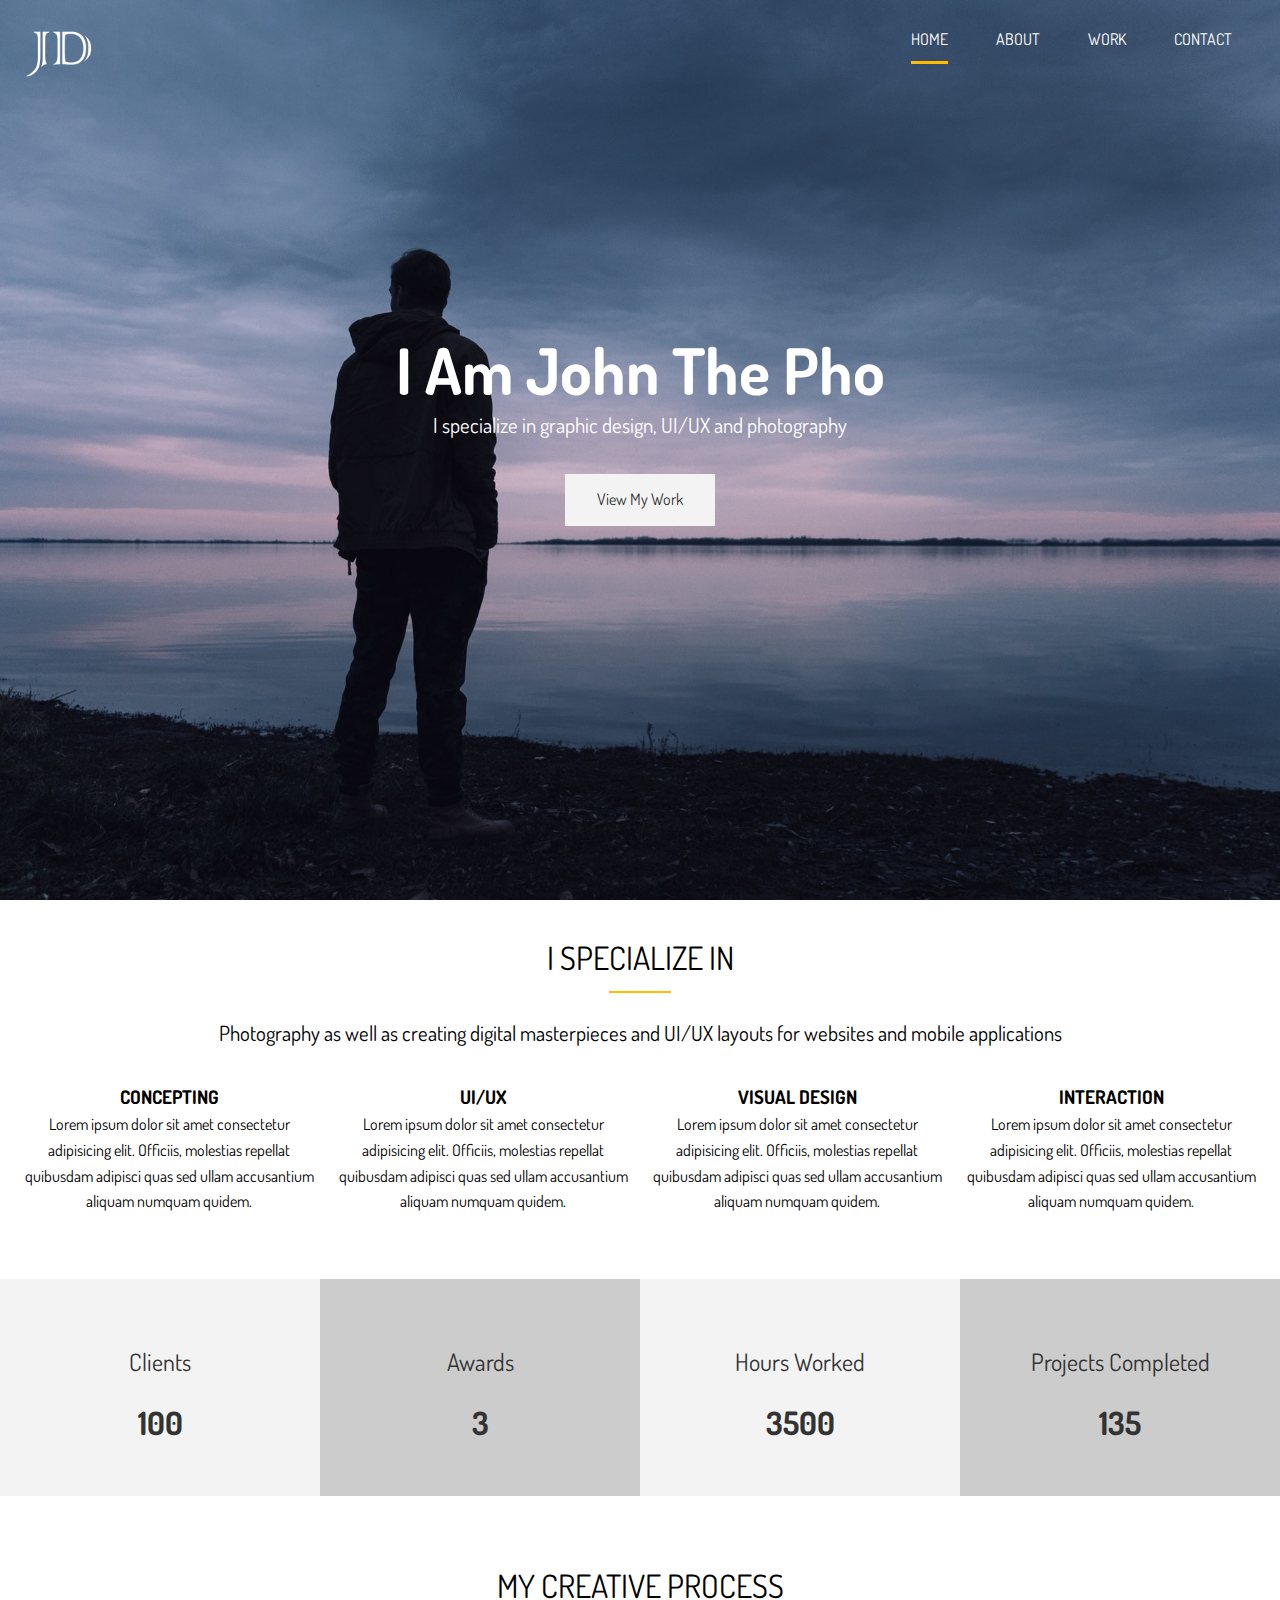
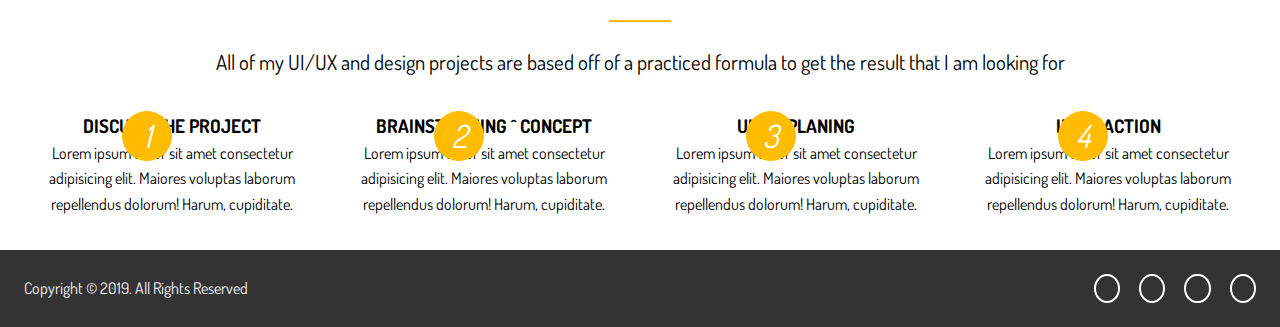
<file: index.html>
<!doctype html>
<html lang="en">
<head>
    <meta charset="UTF-8">
    <meta name="viewport" content="width=device-width, user-scalable=no, initial-scale=1.0, maximum-scale=1.0, minimum-scale=1.0">
    <meta http-equiv="X-UA-Compatible" content="ie=edge">
    <link rel="stylesheet" href="https://use.fontawesome.com/releases/v5.7.2/css/all.css" integrity="sha384-fnmOCqbTlWIlj8LyTjo7mOUStjsKC4pOpQbqyi7RrhN7udi9RwhKkMHpvLbHG9Sr" crossorigin="anonymous"/>
    <link href="https://fonts.googleapis.com/css?family=Dosis" rel="stylesheet"/>
    <link rel="stylesheet" href="css/main.css" />
    <title>Mi portfolio</title>
</head>
<body>
    <header id="header-home">
        <div class="container">
            <nav id="main-nav">
                <img src="img/logo.png" alt="#" class="logo">
                <ul>
                    <li><a href="index.html" class="current">Home</a></li>
                    <li><a href="about.html">About</a></li>
                    <li><a href="work.html">Work</a></li>
                    <li><a href="contact.html">Contact</a></li>
                </ul>
            </nav>
            <div class="header-content">
                <h1>I Am John The <span class="txt-type" data-wait="3000" data-words='["Photographer", "Designer", "UI/UX Dev"]'></span></h1>
                <p class="lead">
                    I specialize in graphic design, UI/UX and photography
                </p>
                <a href="work.html" class="btn-light">View My Work</a>
            </div>
        </div>
    </header>

    <section id="home-a" class="text-center py-2">
        <div class="container">
            <h2 class="section-title">I Specialize In</h2>
            <div class="bottom-line"></div>
            <p class="lead">
                Photography as well as creating digital masterpieces and UI/UX layouts for websites and mobile applications
            </p>
            <div class="specials">
                <div>
                    <i class="fas fa-file-alt fa-2x"></i>
                    <h3>Concepting</h3>
                    <p>
                        Lorem ipsum dolor sit amet consectetur adipisicing elit. Officiis, molestias repellat quibusdam adipisci quas sed ullam accusantium aliquam numquam quidem.
                    </p>
                </div>

                <div>
                    <i class="fas fa-desktop fa-2x"></i>
                    <h3>UI/UX</h3>
                    <p>
                        Lorem ipsum dolor sit amet consectetur adipisicing elit. Officiis, molestias repellat quibusdam adipisci quas sed ullam accusantium aliquam numquam quidem.
                    </p>
                </div>

                <div>
                    <i class="fas fa-object-ungroup fa-2x"></i>
                    <h3>Visual Design</h3>
                    <p>
                        Lorem ipsum dolor sit amet consectetur adipisicing elit. Officiis, molestias repellat quibusdam adipisci quas sed ullam accusantium aliquam numquam quidem.
                    </p>
                </div>

                <div>
                    <i class="fas fa-thumbs-up fa-2x"></i>
                    <h3>Interaction</h3>
                    <p>
                        Lorem ipsum dolor sit amet consectetur adipisicing elit. Officiis, molestias repellat quibusdam adipisci quas sed ullam accusantium aliquam numquam quidem.
                    </p>
                </div>
            </div>
        </div>
    </section>

    <section id="home-b" class="text-center py-2">
        <div class="stats">
            <div class="bg-light">
                <ul>
                    <li><i class="fas fa-users fa-3x"></i></li>
                    <li class="stats-title">Clients</li>
                    <li class="stats-score">100</li>
                </ul>
            </div>

            <div class="bg-medium">
                <ul>
                    <li><i class="fas fa-award fa-3x"></i></li>
                    <li class="stats-title">Awards</li>
                    <li class="stats-score">3</li>
                </ul>
            </div>

            <div class="bg-light">
                <ul>
                    <li><i class="fas fa-hourglass-start fa-3x"></i></li>
                    <li class="stats-title">Hours Worked</li>
                    <li class="stats-score">3500</li>
                </ul>
            </div>

            <div class="bg-medium">
                <ul>
                    <li><i class="fas fa-code-branch fa-3x"></i></li>
                    <li class="stats-title">Projects Completed</li>
                    <li class="stats-score">135</li>
                </ul>
            </div>
        </div>
    </section>

    <section id="home-c" class="text-center py-2">
        <div class="container">
            <h2 class="section-title text-center">My Creative Process</h2>
            <div class="bottom-line text-center"></div>
            <p class="lead text-center">
                All of my UI/UX and design projects are based off of a practiced formula to get the result that I am looking for
            </p>
            <div class="process">
                <div>
                    <i class="fas fa-file-alt fa-4x process-icon my-2">
                        <div class="process-step">1</div>
                    </i>
                    <h3>Discuss The Project</h3>
                    <p>
                        Lorem ipsum dolor sit amet consectetur adipisicing elit. Maiores voluptas laborum repellendus dolorum! Harum, cupiditate.
                    </p>
                </div>

                <div>
                    <i class="fas fa-desktop fa-4x process-icon my-2">
                        <div class="process-step">2</div>
                    </i>
                    <h3>Brainstorming ^ Concept</h3>
                    <p>
                        Lorem ipsum dolor sit amet consectetur adipisicing elit. Maiores voluptas laborum repellendus dolorum! Harum, cupiditate.
                    </p>
                </div>

                <div>
                    <i class="fas fa-object-ungroup fa-4x process-icon my-2" >
                        <div class="process-step">3</div>
                    </i>
                    <h3>UI/UX planing</h3>
                    <p>
                        Lorem ipsum dolor sit amet consectetur adipisicing elit. Maiores voluptas laborum repellendus dolorum! Harum, cupiditate.
                    </p>
                </div>

                <div>
                    <i class="fas fa-thumbs-up fa-4x process-icon my-2">
                        <div class="process-step">4</div>
                    </i>
                    <h3>Interaction</h3>
                    <p>
                        Lorem ipsum dolor sit amet consectetur adipisicing elit. Maiores voluptas laborum repellendus dolorum! Harum, cupiditate.
                    </p>
                </div>
            </div>
        </div>
    </section>

    <footer id="footer" class="bg-dark py-1">
        <div class="container">
            <div class="footer-content">
                <p>Copyright © 2019. All Rights Reserved</p>
                <div class="social">
                    <a href="#"><i class="fab fa-twitter"></i></a>
                    <a href="#"><i class="fab fa-facebook"></i></a>
                    <a href="#"><i class="fab fa-instagram"></i></a>
                    <a href="#"><i class="fab fa-linkedin"></i></a>
                </div>
            </div>
        </div>
    </footer>

    <script src="js/typewriter.js"></script>
</body>
</html>
</file>
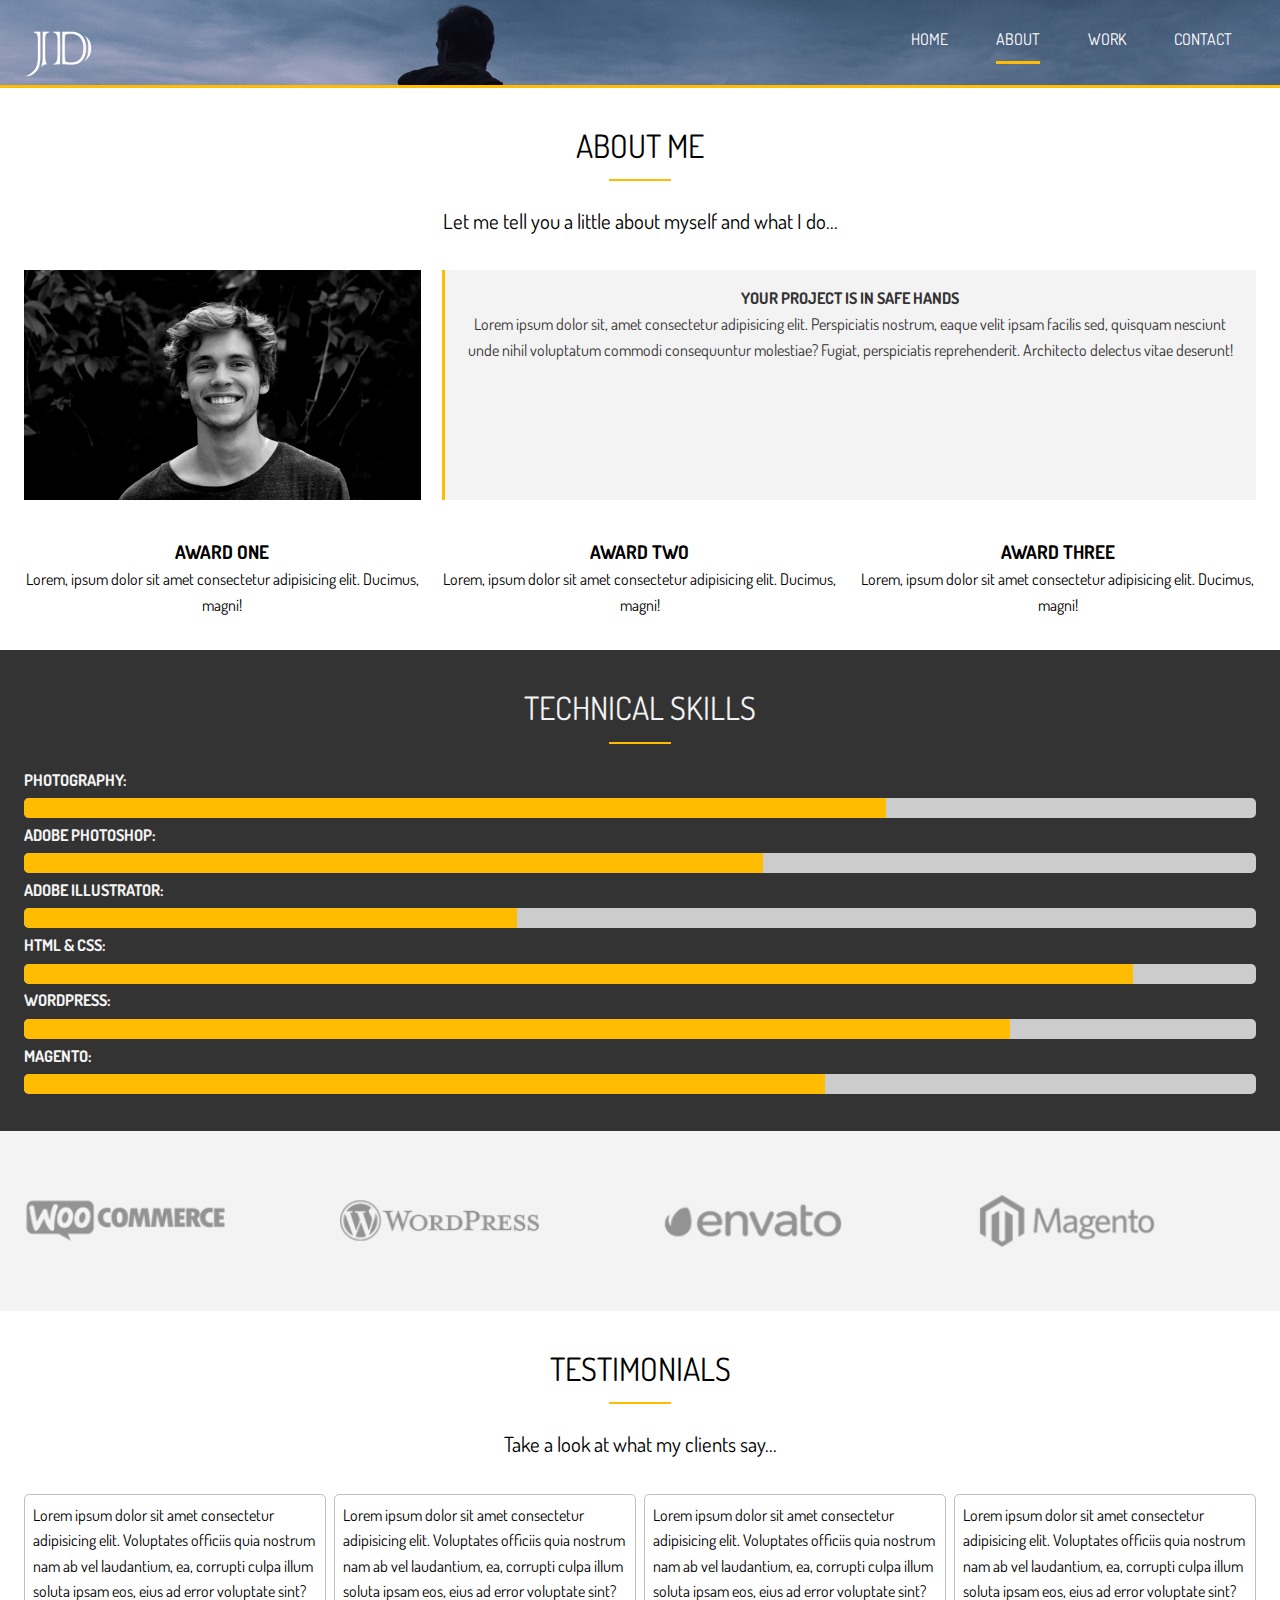
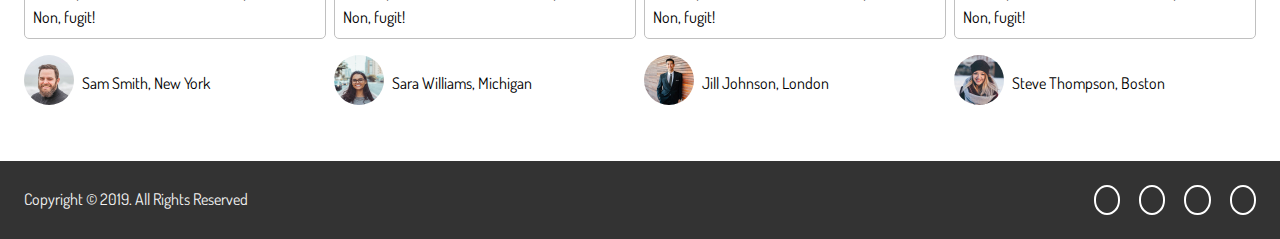
<file: about.html>
<!doctype html>
<html lang="en">
<head>
    <meta charset="UTF-8">
    <meta name="viewport" content="width=device-width, user-scalable=no, initial-scale=1.0, maximum-scale=1.0, minimum-scale=1.0">
    <meta http-equiv="X-UA-Compatible" content="ie=edge">
    <link rel="stylesheet" href="https://use.fontawesome.com/releases/v5.7.2/css/all.css" integrity="sha384-fnmOCqbTlWIlj8LyTjo7mOUStjsKC4pOpQbqyi7RrhN7udi9RwhKkMHpvLbHG9Sr" crossorigin="anonymous"/>
    <link href="https://fonts.googleapis.com/css?family=Dosis" rel="stylesheet"/>
    <link rel="stylesheet" href="css/main.css" />
    <title>Mi portfolio</title>
</head>
<body>
    <header id="header-inner">
        <div class="container">
            <nav id="main-nav">
                <img src="img/logo.png" alt="#" class="logo">
                <ul>
                    <li><a href="index.html">Home</a></li>
                    <li><a href="about.html" class="current">About</a></li>
                    <li><a href="work.html">Work</a></li>
                    <li><a href="contact.html">Contact</a></li>
                </ul>
            </nav>
        </div>
    </header>

    <section id="about-a" class="text-center py-2">
        <div class="container">
            <h2 class="section-title">About Me</h2>
            <div class="bottom-line"></div>
            <p class="lead">
                Let me tell you a little about myself and what I do...
            </p>
            <div class="about-info">
                <img src="img/about.jpg" alt="me" class="bio-img">

                <div class="bio bg-light">
                    <h4>YOUR PROJECT IS IN SAFE HANDS</h4>
                    <p>
                        Lorem ipsum dolor sit, amet consectetur adipisicing elit. Perspiciatis nostrum, eaque velit ipsam facilis sed, quisquam nesciunt unde nihil voluptatum commodi consequuntur molestiae? Fugiat, perspiciatis reprehenderit. Architecto delectus vitae deserunt!
                    </p>
                </div>

                <div class="award-1">
                    <i class="fas fa-award fa-3x"></i>
                    <h3>AWARD ONE</h3>
                    <p>
                        Lorem, ipsum dolor sit amet consectetur adipisicing elit. Ducimus, magni!
                    </p>
                </div>

                <div class="award-2">
                    <i class="fas fa-award fa-3x"></i>
                    <h3>AWARD Two</h3>
                    <p>
                        Lorem, ipsum dolor sit amet consectetur adipisicing elit. Ducimus, magni!
                    </p>
                </div>

                <div class="award-3">
                    <i class="fas fa-award fa-3x"></i>
                    <h3>AWARD Three</h3>
                    <p>
                        Lorem, ipsum dolor sit amet consectetur adipisicing elit. Ducimus, magni!
                    </p>
                </div>
            </div>
        </div>
    </section>

    <section id="about-b" class="bg-dark py-2">
        <div class="container">
            <h2 class="text-center section-title">Technical skills</h2>
            <div class="bottom-line"></div>
            <div class="skills">
                <div>
                    <h4>PHOTOGRAPHY:</h4>
                    <div class="progress">
                        <div style="width: 70%"></div>
                    </div>
                </div>

                <div>
                    <h4>ADOBE PHOTOSHOP:</h4>
                    <div class="progress">
                        <div style="width: 60%"></div>
                    </div>
                </div>

                <div>
                    <h4>ADOBE ILLUSTRATOR:</h4>
                    <div class="progress">
                        <div style="width: 40%"></div>
                    </div>
                </div>

                <div>
                    <h4>HTML & CSS:</h4>
                    <div class="progress">
                        <div style="width: 90%"></div>
                    </div>
                </div>

                <div>
                    <h4>WORDPRESS:</h4>
                    <div class="progress">
                        <div style="width: 80%"></div>
                    </div>
                </div>

                <div>
                    <h4>MAGENTO:</h4>
                    <div class="progress">
                        <div style="width: 65%"></div>
                    </div>
                </div>
            </div>
        </div>
    </section>

    <section id="about-c" class="bg-light py-4">
        <div class="container">
            <div class="about-logos">
                <img src="img/about-logos/logo-woocommerce.png" alt="#">
                <img src="img/about-logos/logo-wordpress.png" alt="#">
                <img src="img/about-logos/logo-envato.png" alt="#">
                <img src="img/about-logos/logo-magento.png" alt="#">
            </div>
        </div>
    </section>

    <section id="about-d" class="py-2">
        <div class="container">
            <h2 class="section-title text-center">TESTIMONIALS</h2>
            <div class="bottom-line text-center"></div>
            <p class="lead text-center">
                Take a look at what my clients say...
            </p>

            <div class="testimonials">
                <div>
                    <p>
                        Lorem ipsum dolor sit amet consectetur adipisicing elit. Voluptates officiis quia nostrum nam ab vel laudantium, ea, corrupti culpa illum soluta ipsam eos, eius ad error voluptate sint? Non, fugit!
                    </p>

                    <ul>
                        <li><img src="img/testimonials/person1.jpg" alt="person1"></li>
                        <li>Sam Smith, New York</li>
                    </ul>
                </div>

                <div>
                    <p>
                        Lorem ipsum dolor sit amet consectetur adipisicing elit. Voluptates officiis quia nostrum nam ab vel laudantium, ea, corrupti culpa illum soluta ipsam eos, eius ad error voluptate sint? Non, fugit!
                    </p>

                    <ul>
                        <li><img src="img/testimonials/person2.jpg" alt="person2"></li>
                        <li>Sara Williams, Michigan</li>
                    </ul>
                </div>

                <div>
                    <p>
                        Lorem ipsum dolor sit amet consectetur adipisicing elit. Voluptates officiis quia nostrum nam ab vel laudantium, ea, corrupti culpa illum soluta ipsam eos, eius ad error voluptate sint? Non, fugit!
                    </p>

                    <ul>
                        <li><img src="img/testimonials/person3.jpg" alt="person3"></li>
                        <li>Jill Johnson, London</li>
                    </ul>
                </div>

                <div>
                    <p>
                        Lorem ipsum dolor sit amet consectetur adipisicing elit. Voluptates officiis quia nostrum nam ab vel laudantium, ea, corrupti culpa illum soluta ipsam eos, eius ad error voluptate sint? Non, fugit!
                    </p>

                    <ul>
                        <li><img src="img/testimonials/person4.jpg" alt="person4"></li>
                        <li>Steve Thompson, Boston</li>
                    </ul>
                </div>
            </div>
        </div>
    </section>

    <footer id="footer" class="bg-dark py-1">
        <div class="container">
            <div class="footer-content">
                <p>Copyright © 2019. All Rights Reserved</p>
                <div class="social">
                    <a href="#"><i class="fab fa-twitter"></i></a>
                    <a href="#"><i class="fab fa-facebook"></i></a>
                    <a href="#"><i class="fab fa-instagram"></i></a>
                    <a href="#"><i class="fab fa-linkedin"></i></a>
                </div>
            </div>
        </div>
    </footer>
</body>
</html>
</file>
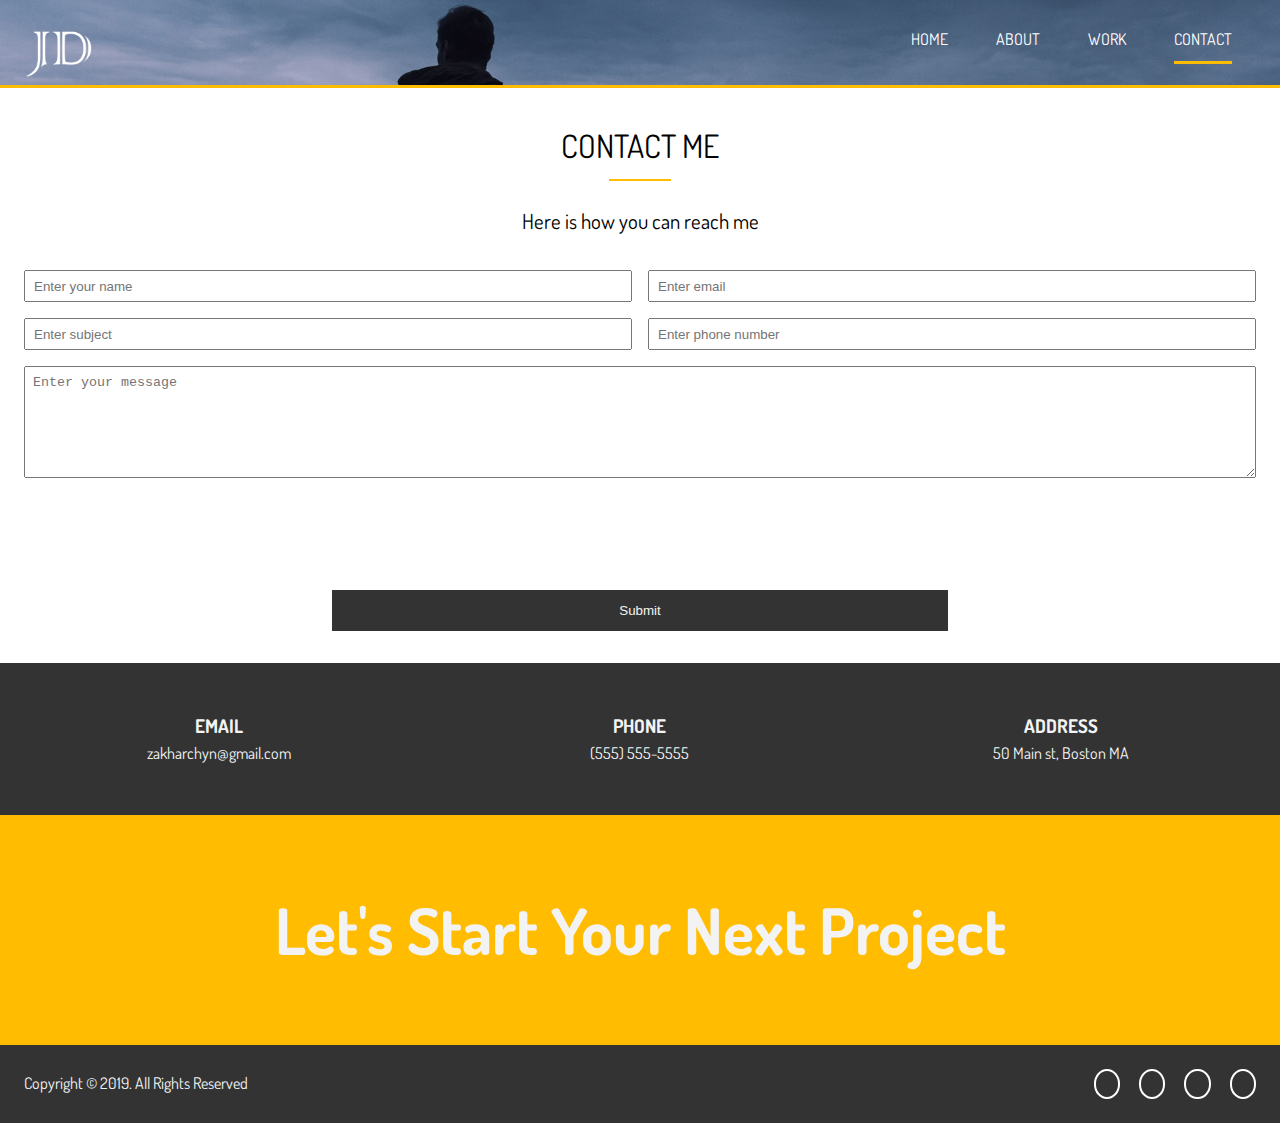
<file: contact.html>
<!doctype html>
<html lang="en">
<head>
    <meta charset="UTF-8">
    <meta name="viewport" content="width=device-width, user-scalable=no, initial-scale=1.0, maximum-scale=1.0, minimum-scale=1.0">
    <meta http-equiv="X-UA-Compatible" content="ie=edge">
    <link rel="stylesheet" href="https://use.fontawesome.com/releases/v5.7.2/css/all.css" integrity="sha384-fnmOCqbTlWIlj8LyTjo7mOUStjsKC4pOpQbqyi7RrhN7udi9RwhKkMHpvLbHG9Sr" crossorigin="anonymous"/>
    <link href="https://fonts.googleapis.com/css?family=Dosis" rel="stylesheet"/>
    <link rel="stylesheet" href="css/main.css" />
    <title>Mi portfolio</title>
</head>
<body>
    <header id="header-inner">
        <div class="container">
            <nav id="main-nav">
                <img src="img/logo.png" alt="#" class="logo">
                <ul>
                    <li><a href="index.html">Home</a></li>
                    <li><a href="about.html">About</a></li>
                    <li><a href="work.html">Work</a></li>
                    <li><a href="contact.html" class="current">Contact</a></li>
                </ul>
            </nav>
        </div>
    </header>

    <section id="contact-a" class="text-center py-2">
        <div class="container">
            <h2 class="section-title">Contact Me</h2>
            <div class="bottom-line"></div>
            <p class="lead">
                Here is how you can reach me
            </p>
            <form>
                <div class="contact-fields">
                    <input type="name" name="name" id="name" class="text-input name-input" placeholder="Enter your name">
                    <input type="email" name="email" id="email" class="text-input email-input" placeholder="Enter email">
                    <input type="text" name="subject" id="subject" class="text-input subject-input" placeholder="Enter subject">
                    <input type="phone" name="phone" id="phone" class="text-input phone-input" placeholder="Enter phone number">
                    <textarea name="messaeg" id="message" class="text-input message-input" placeholder="Enter your message"></textarea>
                </div>
                <button class="btn-dark btn-submit" value="Submit">Submit</button>
            </form>
        </div>
    </section>

    <section id="contact-b" class=" text-center bg-dark py-3">
        <div class="container">
            <div class="contact-info">
                <div>
                    <i class="fas fa-envelope fa-2x"></i>
                    <h3>Email</h3>
                    <p>zakharchyn@gmail.com</p>
                </div>

                <div>
                    <i class="fas fa-phone fa-2x"></i>
                    <h3>Phone</h3>
                    <p>(555) 555-5555</p>
                </div>

                <div>
                    <i class="fas fa-address-card fa-2x"></i>
                    <h3>Address</h3>
                    <p>50 Main st, Boston MA</p>
                </div>
            </div>
        </div>
    </section>

    <section id="contact-c" class="text-center py-4 bg-main">
        <div class="container">
            <div class="content-title">
                <h1>Let's Start Your Next Project</h1>
            </div>
        </div>
    </section>

    <footer id="footer" class="bg-dark py-1">
        <div class="container">
            <div class="footer-content">
                <p>Copyright © 2019. All Rights Reserved</p>
                <div class="social">
                    <a href="#"><i class="fab fa-twitter"></i></a>
                    <a href="#"><i class="fab fa-facebook"></i></a>
                    <a href="#"><i class="fab fa-instagram"></i></a>
                    <a href="#"><i class="fab fa-linkedin"></i></a>
                </div>
            </div>
        </div>
    </footer>
</body>
</html>
</file>
<file: css/main.css>
.container {
  max-width: 1280px;
  margin: 0 auto;
  padding: 0 1.5rem;
  overflow: hidden; }

.bg-main {
  background: #ffbc00;
  color: #f3f3f3; }

.bg-light {
  background: #f3f3f3;
  color: #333333; }

.bg-dark {
  background: #333333;
  color: #f3f3f3; }

.bg-medium {
  background: #cccccc;
  color: #333333; }

.btn-main, .btn-light, .btn-dark {
  display: inline-block;
  padding: .8rem 2rem;
  border: none;
  cursor: pointer;
  transition: all .5s; }

.btn-main {
  background: #ffbc00;
  color: #ffffff; }

.btn-light {
  background: #f3f3f3;
  color: #333333; }

.btn-dark {
  background: #333333;
  color: #f3f3f3; }

button[class^="btn-"]:hover,
a[class^="btn-"]:hover,
input[class^="btn-"]:hover {
  background: #ffbc00; }

.py-1 {
  padding: 1.5rem 0; }

.py-2 {
  padding: 2rem 0; }

.py-3 {
  padding: 3rem 0; }

.py-4 {
  padding: 4rem 0; }

.my-1 {
  margin: 1.5rem 0; }

.my-2 {
  margin: 2rem 0; }

.my-3 {
  margin: 3rem 0; }

.my-4 {
  margin: 4rem 0; }

.lead {
  font-size: 1.3rem;
  padding-bottom: 2rem; }

.text-center {
  text-align: center; }

.section-title {
  font-size: 2rem;
  font-weight: normal; }

.bottom-line {
  margin: .5rem auto 1.5rem auto;
  height: 2px;
  width: 5%;
  background: #ffbc00; }

* {
  padding: 0;
  margin: 0;
  box-sizing: border-box; }

body {
  font-family: Dosis, sans-serif;
  background: #ffffff;
  line-height: 1.6; }

ul {
  list-style: none; }

a {
  text-decoration: none;
  color: #333333; }

img {
  width: 100vh; }

h2, h3, h4 {
  text-transform: uppercase; }

#main-nav {
  display: flex;
  justify-content: space-between;
  padding-top: 1rem; }
  #main-nav .logo {
    width: 70px;
    height: 70px; }
  #main-nav ul {
    display: flex; }
  #main-nav li {
    padding: .7rem 1.5rem; }
  #main-nav a {
    display: inline-block;
    color: #ffffff;
    text-transform: uppercase;
    border-bottom: 3px solid transparent;
    padding-bottom: .5rem;
    transition: border-color .5s; }
    #main-nav a:hover {
      border-color: #cccccc; }
    #main-nav a.current {
      border-color: #ffbc00; }

#header-home {
  background: url("../img/showcase.jpg") no-repeat center right/cover;
  height: 100vh; }
  #header-home .header-content {
    color: #ffffff;
    text-align: center;
    padding-top: 20%; }
    #header-home .header-content h1 {
      font-size: 4rem;
      line-height: 1.2; }

#header-inner {
  background: url("../img/showcase.jpg") 20% 30%/cover;
  height: 5.5rem;
  border-bottom: 3px solid #ffbc00; }

#home-a .specials {
  display: grid;
  grid-template-columns: repeat(4, 1fr);
  grid-gap: 1.5rem; }
  #home-a .specials .fas {
    color: #ffbc00; }

#home-b .stats {
  display: grid;
  grid-template-columns: repeat(4, 1fr); }
  #home-b .stats ul {
    padding: 3rem; }
  #home-b .stats li.stats-title {
    font-size: 1.5rem;
    padding: 1rem 0; }
  #home-b .stats li.stats-score {
    font-size: 2rem;
    font-weight: bold; }

#home-c .process {
  display: grid;
  grid-template-columns: repeat(4, 1fr);
  grid-gap: 1rem; }
  #home-c .process .process-icon {
    position: relative;
    background: #333333;
    color: #ffffff;
    width: 140px;
    height: 140px;
    border-radius: 50%;
    padding-top: 40px; }
  #home-c .process .process-step {
    position: absolute;
    top: 0;
    right: 0;
    background: #ffbc00;
    font-size: 2rem;
    height: 50px;
    width: 50px;
    border-radius: 50%;
    display: flex;
    align-items: center;
    justify-content: center; }

#about-a .about-info {
  display: grid;
  grid-template-areas: "bioimg bio bio" "aw1 aw2 aw3";
  grid-gap: 1.3rem; }
  #about-a .about-info .bio-img {
    grid-area: bioimg;
    width: 100%; }
  #about-a .about-info .bio {
    grid-area: bio;
    border-left: 3px solid #ffbc00;
    padding: 1rem; }
  #about-a .about-info .award-1 {
    grid-area: aw1; }
  #about-a .about-info .award-2 {
    grid-area: aw2; }
  #about-a .about-info .award-3 {
    grid-area: aw3; }
  #about-a .about-info .award-1,
  #about-a .about-info .award-2,
  #about-a .about-info .award-3 {
    padding-top: 1rem; }
    #about-a .about-info .award-1 .fas,
    #about-a .about-info .award-2 .fas,
    #about-a .about-info .award-3 .fas {
      color: #ffbc00; }

#about-b .skills .progress {
  width: 100%;
  height: 20px;
  border-radius: 5px;
  background: #cccccc;
  overflow: hidden;
  margin: .3rem 0; }
  #about-b .skills .progress div {
    height: 100%;
    background: #ffbc00; }

#about-c .about-logos {
  display: grid;
  grid-template-columns: repeat(4, 1fr);
  grid-gap: 1.5rem; }
  #about-c .about-logos img {
    width: 70%; }

#about-d .testimonials {
  display: grid;
  grid-template-columns: repeat(4, 1fr);
  grid-gap: .5rem; }
  #about-d .testimonials div p {
    border: 1px solid silver;
    border-radius: 5px;
    padding: .5rem; }
  #about-d .testimonials div ul {
    display: flex;
    align-items: center;
    padding: 1rem 0; }
    #about-d .testimonials div ul li img {
      width: 50px;
      height: 50px;
      border-radius: 50%;
      margin-right: .5rem; }

#work .items {
  display: grid;
  grid-template-columns: repeat(3, 1fr); }
  #work .items div img {
    width: 100%; }

#contact-a .contact-fields {
  display: grid;
  grid-template-areas: "name email" "subject phone" "message message";
  grid-gap: 1rem; }
  #contact-a .contact-fields .text-input {
    height: 2rem;
    padding: .5rem; }
  #contact-a .contact-fields .name-input {
    grid-area: name; }
  #contact-a .contact-fields .email-input {
    grid-area: email; }
  #contact-a .contact-fields .subject-input {
    grid-area: subject; }
  #contact-a .contact-fields .phone-input {
    grid-area: phone; }
  #contact-a .contact-fields .message-input {
    grid-area: message;
    height: 7rem; }

#contact-a .btn-submit {
  margin-top: 7rem;
  width: 50%; }

#contact-b .contact-info {
  display: grid;
  grid-template-columns: repeat(3, 1fr);
  grid-gap: 2rem; }

#contact-c .content-title h1 {
  font-size: 4rem; }

#footer .footer-content {
  display: flex;
  align-items: center;
  justify-content: space-between; }
  #footer .footer-content .social a {
    display: inline-block;
    border: 2px solid #ffffff;
    border-radius: 50%;
    margin-left: 1rem; }
    #footer .footer-content .social a:hover {
      background: #ffbc00; }
  #footer .footer-content .social .fab {
    color: #ffffff;
    padding: .7rem; }

.container {
  max-width: 1280px;
  margin: 0 auto;
  padding: 0 1.5rem;
  overflow: hidden; }

.bg-main {
  background: #ffbc00;
  color: #f3f3f3; }

.bg-light {
  background: #f3f3f3;
  color: #333333; }

.bg-dark {
  background: #333333;
  color: #f3f3f3; }

.bg-medium {
  background: #cccccc;
  color: #333333; }

.btn-main, .btn-light, .btn-dark {
  display: inline-block;
  padding: .8rem 2rem;
  border: none;
  cursor: pointer;
  transition: all .5s; }

.btn-main {
  background: #ffbc00;
  color: #ffffff; }

.btn-light {
  background: #f3f3f3;
  color: #333333; }

.btn-dark {
  background: #333333;
  color: #f3f3f3; }

button[class^="btn-"]:hover,
a[class^="btn-"]:hover,
input[class^="btn-"]:hover {
  background: #ffbc00; }

.py-1 {
  padding: 1.5rem 0; }

.py-2 {
  padding: 2rem 0; }

.py-3 {
  padding: 3rem 0; }

.py-4 {
  padding: 4rem 0; }

.my-1 {
  margin: 1.5rem 0; }

.my-2 {
  margin: 2rem 0; }

.my-3 {
  margin: 3rem 0; }

.my-4 {
  margin: 4rem 0; }

.lead {
  font-size: 1.3rem;
  padding-bottom: 2rem; }

.text-center {
  text-align: center; }

.section-title {
  font-size: 2rem;
  font-weight: normal; }

.bottom-line {
  margin: .5rem auto 1.5rem auto;
  height: 2px;
  width: 5%;
  background: #ffbc00; }

@media (max-width: 500px) {
  #main-nav {
    flex-direction: column;
    align-items: center;
    padding: 1rem 2rem; }
  #header-home {
    background-position: 20% 30%;
    border-bottom: 3px solid #ffbc00;
    height: 10rem; }
    #header-home .header-content {
      display: none; }
  #header-inner {
    height: 10rem; }
  #home-a .specials, #home-b .stats, #home-c .process,
  #about-d .testimonials, #work .items, #contact-b .contact-info {
    grid-template-columns: 1fr; }
  #about-a .about-info {
    grid-template-areas: "bioimg" "bio" "aw1" "aw2" "aw3"; }
  #about-c {
    padding: 0; }
    #about-c .about-logos {
      display: none; }
  #contact-a .contact-fields {
    grid-template-areas: "name" "email" "subject" "phone" "message"; }
  #contact-c .content-title h1 {
    font-size: 2rem; }
  #footer .footer-content {
    flex-direction: column;
    justify-content: center;
    text-align: center; }
    #footer .footer-content .social {
      margin-top: 1rem; } }
</file>
